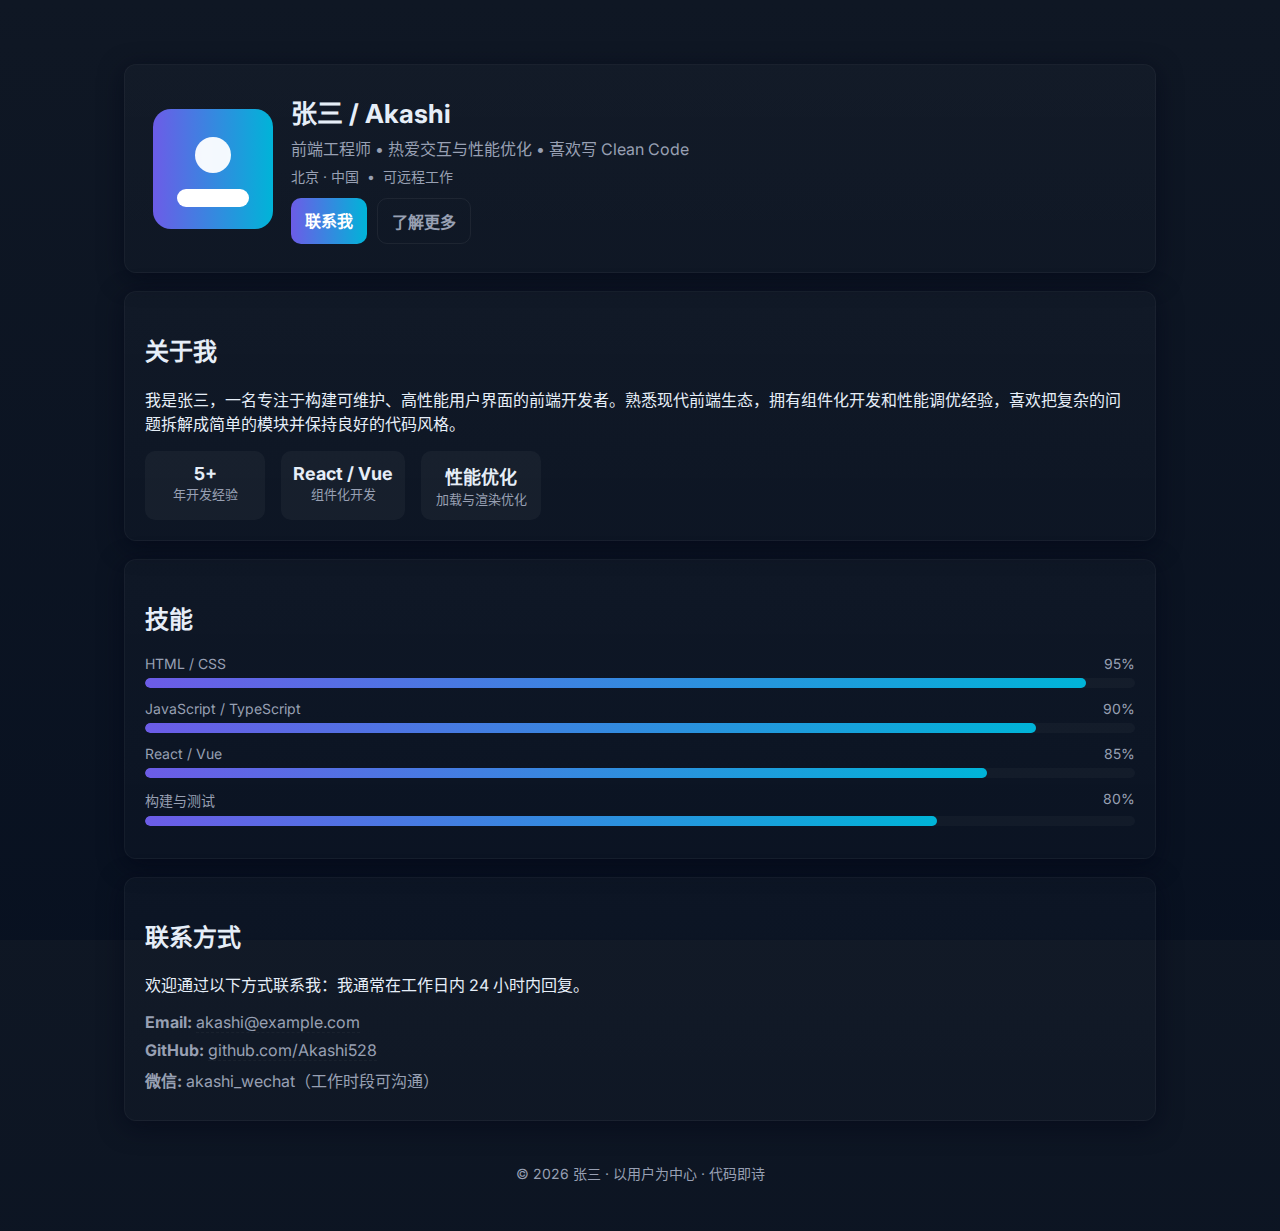
<file: index.html>
<!doctype html>
<html lang="zh-CN">
	<head>
		<meta charset="utf-8" />
		<meta name="viewport" content="width=device-width,initial-scale=1" />
		<title>自我介绍 · 我的个人主页</title>
		<meta name="description" content="一个简洁且美观的自我介绍页面，包含简介、技能和联系方式。" />
		<link rel="preconnect" href="https://fonts.googleapis.com">
		<link rel="preconnect" href="https://fonts.gstatic.com" crossorigin>
		<link href="https://fonts.googleapis.com/css2?family=Inter:wght@300;400;600;700&display=swap" rel="stylesheet">
		<link rel="stylesheet" href="styles.css">
	</head>
	<body>
		<main class="wrap">
			<header class="card header-card">
				<div class="avatar">
					<!-- 简单的占位头像（SVG） -->
					<svg viewBox="0 0 120 120" class="avatar-svg" xmlns="http://www.w3.org/2000/svg" role="img" aria-label="头像占位">
						<defs>
							<linearGradient id="g" x1="0" x2="1">
								<stop offset="0" stop-color="#6C5CE7" />
								<stop offset="1" stop-color="#00B4D8" />
							</linearGradient>
						</defs>
						<rect width="120" height="120" rx="18" fill="url(#g)" />
						<g fill="#fff" transform="translate(18,18)">
							<circle cx="42" cy="28" r="18" opacity="0.95" />
							<rect x="6" y="62" width="72" height="18" rx="9" />
						</g>
					</svg>
				</div>
				<div class="header-info">
					<h1 class="name">张三 / Akashi</h1>
					<p class="tagline">前端工程师 • 热爱交互与性能优化 • 喜欢写 Clean Code</p>
					<p class="location">北京 · 中国 &nbsp;•&nbsp; 可远程工作</p>
					<div class="socials">
						<a href="#contact" class="btn btn-primary">联系我</a>
						<a href="#about" class="btn btn-ghost">了解更多</a>
					</div>
				</div>
			</header>

			<section id="about" class="card">
				<h2>关于我</h2>
				<p>
					我是张三，一名专注于构建可维护、高性能用户界面的前端开发者。熟悉现代前端生态，拥有组件化开发和性能调优经验，喜欢把复杂的问题拆解成简单的模块并保持良好的代码风格。
				</p>
				<div class="highlights">
					<div class="highlight">
						<strong>5+</strong>
						<span>年开发经验</span>
					</div>
					<div class="highlight">
						<strong>React / Vue</strong>
						<span>组件化开发</span>
					</div>
					<div class="highlight">
						<strong>性能优化</strong>
						<span>加载与渲染优化</span>
					</div>
				</div>
			</section>

			<section class="card skills">
				<h2>技能</h2>
				<ul class="skill-list">
					<li>
						<div class="skill-row">
							<span>HTML / CSS</span>
							<span class="skill-value">95%</span>
						</div>
						<div class="bar"><span style="width:95%"></span></div>
					</li>
					<li>
						<div class="skill-row">
							<span>JavaScript / TypeScript</span>
							<span class="skill-value">90%</span>
						</div>
						<div class="bar"><span style="width:90%"></span></div>
					</li>
					<li>
						<div class="skill-row">
							<span>React / Vue</span>
							<span class="skill-value">85%</span>
						</div>
						<div class="bar"><span style="width:85%"></span></div>
					</li>
					<li>
						<div class="skill-row">
							<span>构建与测试</span>
							<span class="skill-value">80%</span>
						</div>
						<div class="bar"><span style="width:80%"></span></div>
					</li>
				</ul>
			</section>

			<section id="contact" class="card contact">
				<h2>联系方式</h2>
				<p>欢迎通过以下方式联系我：我通常在工作日内 24 小时内回复。</p>
				<ul>
					<li><strong>Email:</strong> <a href="mailto:akashi@example.com">akashi@example.com</a></li>
					<li><strong>GitHub:</strong> <a href="https://github.com/Akashi528" target="_blank" rel="noopener">github.com/Akashi528</a></li>
					<li><strong>微信:</strong> akashi_wechat（工作时段可沟通）</li>
				</ul>
			</section>

			<footer class="footer">
				<p>© <span id="year"></span> 张三 · 以用户为中心 · 代码即诗</p>
			</footer>
		</main>

		<script>
			// 填充当前年份
			document.getElementById('year').textContent = new Date().getFullYear();
		</script>
	</body>
</html>
</file>
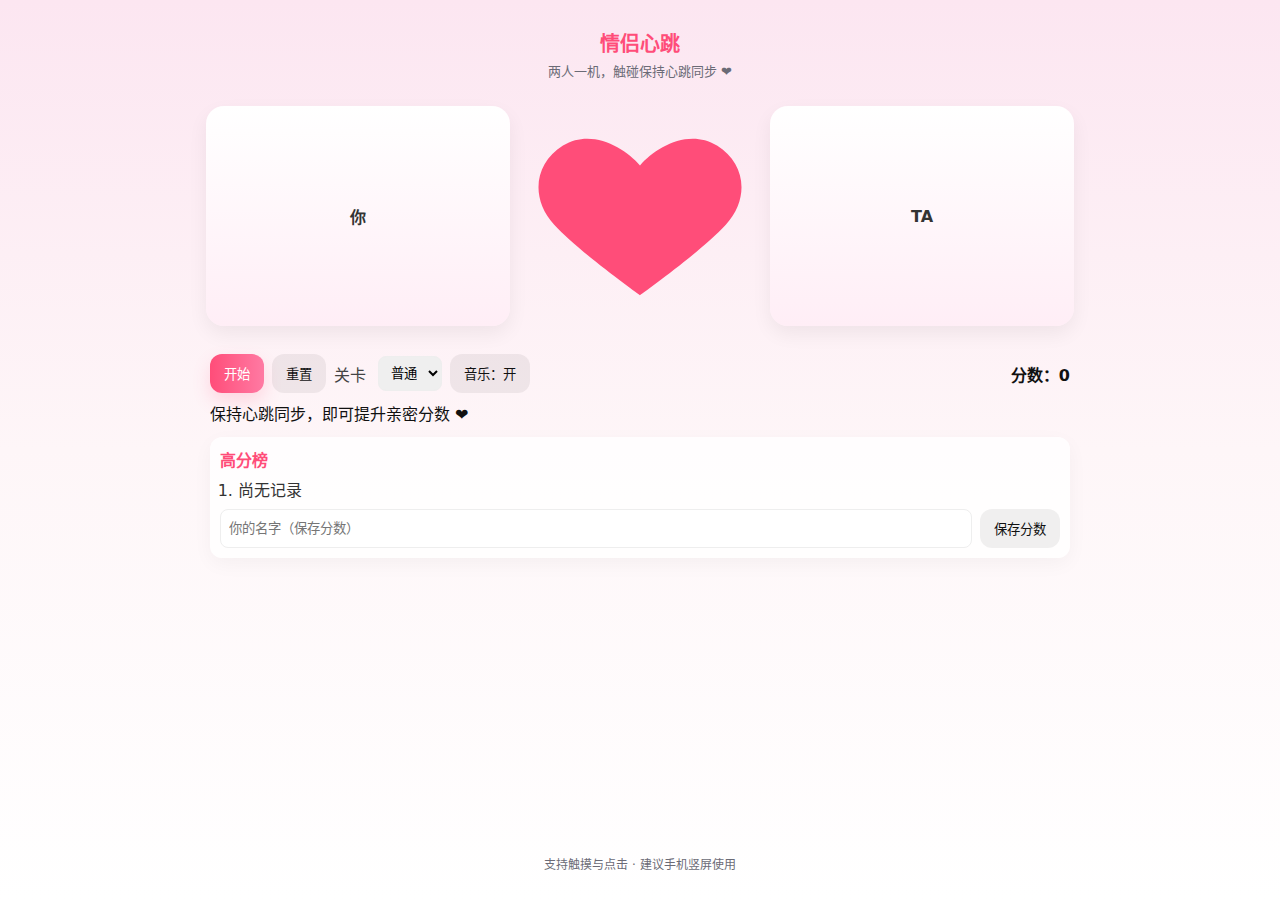
<file: couple-game/index.html>
<!doctype html>
<html lang="zh-CN">
<head>
  <meta charset="utf-8" />
  <meta name="viewport" content="width=device-width, initial-scale=1, viewport-fit=cover" />
  <title>情侣心跳 — 情侣小游戏</title>
  <link rel="stylesheet" href="styles.css">
</head>
<body>
  <main class="stage">
    <header class="topbar">
      <h1>情侣心跳</h1>
      <div class="meta">两人一机，触碰保持心跳同步 ❤</div>
    </header>

    <section class="play-area">
      <div class="player left" id="leftBtn" data-side="left">
        <div class="label">你</div>
      </div>

      <div class="heart-wrap">
        <svg id="heartSvg" viewBox="0 0 100 100" class="heart">
          <path id="heartPath" d="M50 86s-28-20-39-32c-11-12-9-28 4-36 13-8 28 1 35 9 7-8 22-17 35-9 13 8 15 24 4 36-11 12-39 32-39 32z"/>
        </svg>
        <div class="pulse-layer" id="pulseLayer"></div>
      </div>

      <div class="player right" id="rightBtn" data-side="right">
        <div class="label">TA</div>
      </div>
    </section>

    <section class="ui">
      <div class="row">
        <button id="startBtn" class="btn primary">开始</button>
        <button id="resetBtn" class="btn">重置</button>
        <label class="level-label">关卡
          <select id="levelSelect" class="level-select">
            <option value="easy">轻松</option>
            <option value="normal" selected>普通</option>
            <option value="hard">挑战</option>
          </select>
        </label>
        <button id="musicToggle" class="btn">音乐：开</button>
        <div class="score">分数：<span id="score">0</span></div>
      </div>
      <div class="row small">
        <div id="status">准备就绪，左右两侧同时或轮流触碰以同频率点击使心跳共振。</div>
      </div>

      <div class="leaderboard">
        <div class="lb-header">高分榜</div>
        <ol id="leaderList" class="lb-list"></ol>
        <div class="save-row">
          <input id="playerName" placeholder="你的名字（保存分数）" />
          <button id="saveScoreBtn" class="btn">保存分数</button>
        </div>
      </div>
    </section>

    <canvas id="confetti" class="confetti"></canvas>
    <footer class="footer">支持触摸与点击 · 建议手机竖屏使用</footer>
  </main>

  <script src="app.js"></script>
</body>
</html>
</file>
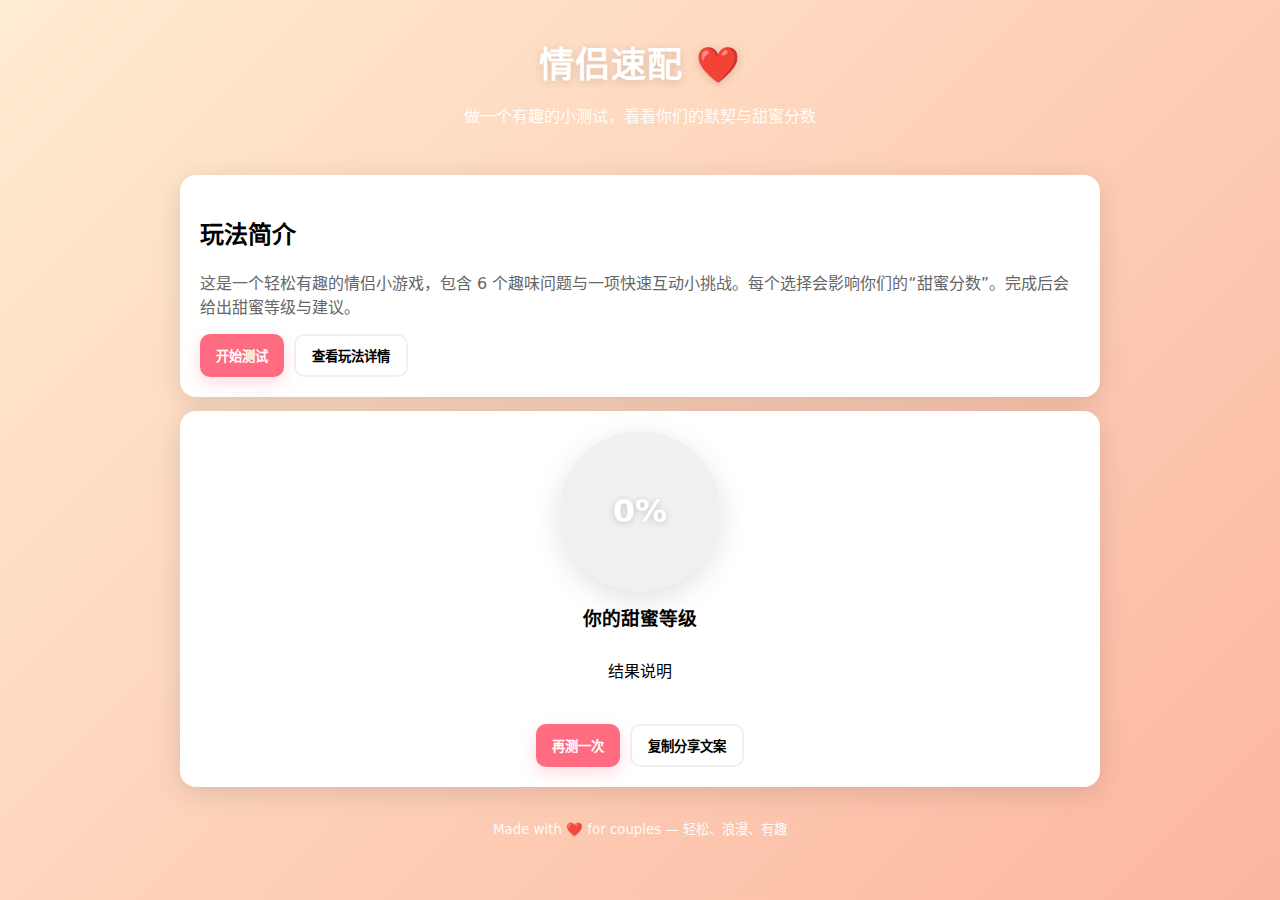
<file: couple-heart/index.html>
<!doctype html>
<html lang="zh-CN">
<head>
  <meta charset="utf-8" />
  <meta name="viewport" content="width=device-width,initial-scale=1" />
  <title>情侣速配 - 爱情小测试</title>
  <link rel="stylesheet" href="styles.css">
</head>
<body>
  <div class="page">
    <header class="header">
      <h1>情侣速配 ❤️</h1>
      <p class="subtitle">做一个有趣的小测试，看看你们的默契与甜蜜分数</p>
    </header>

    <main class="container">
      <section class="intro card" id="intro">
        <h2>玩法简介</h2>
        <p>这是一个轻松有趣的情侣小游戏，包含 6 个趣味问题与一项快速互动小挑战。每个选择会影响你们的“甜蜜分数”。完成后会给出甜蜜等级与建议。</p>
        <div class="controls">
          <button id="startBtn" class="btn primary">开始测试</button>
          <button id="howBtn" class="btn ghost">查看玩法详情</button>
        </div>
      </section>

      <section class="card question-card hidden" id="questionCard">
        <div class="progress">第 <span id="current">1</span>/<span id="total">6</span></div>
        <h3 id="qText">问题文本</h3>
        <div id="choices" class="choices"></div>
      </section>

      <section class="card result-card hidden" id="resultCard">
        <div class="result-circle" id="resultCircle">
          <div class="score" id="scoreText">0%</div>
        </div>
        <h3 id="resultTitle">你的甜蜜等级</h3>
        <p id="resultMsg">结果说明</p>
        <div class="controls">
          <button id="retryBtn" class="btn primary">再测一次</button>
          <button id="shareBtn" class="btn ghost">复制分享文案</button>
        </div>
      </section>

      <section class="card mini-game hidden" id="miniGame">
        <h3>快速互动：捕捉小心心</h3>
        <p>在 8 秒内点击尽可能多的小心心，得到额外加分！</p>
        <div class="game-area" id="gameArea"></div>
        <div class="controls">
          <button id="playMiniBtn" class="btn primary">开始挑战</button>
        </div>
      </section>

    </main>

    <footer class="footer">
      <small>Made with ❤️ for couples — 轻松、浪漫、有趣</small>
    </footer>
  </div>

  <template id="choiceTpl">
    <button class="choice btn"></button>
  </template>

  <script src="script.js"></script>
</body>
</html>
</file>
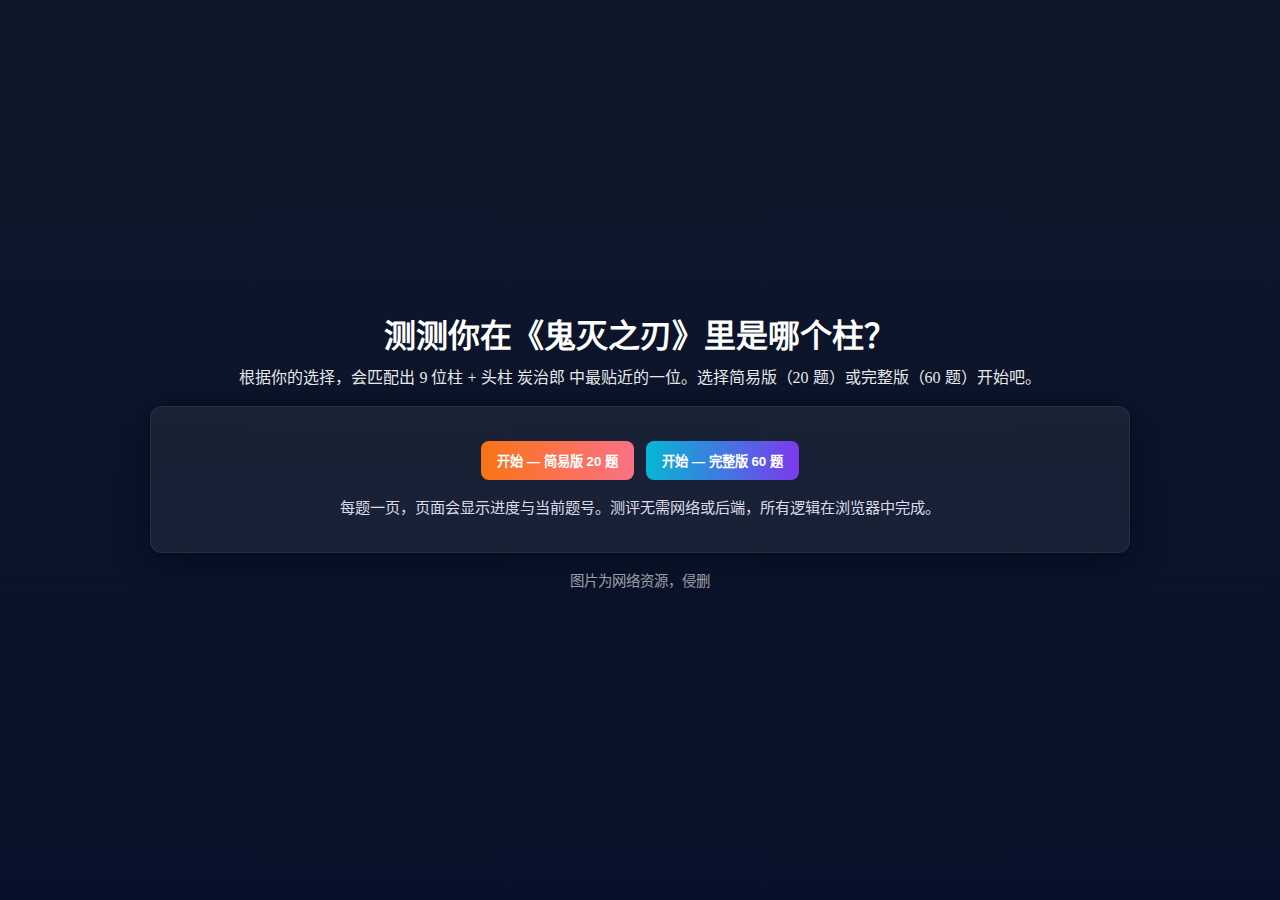
<file: demon-slayer-quiz/index.html>
<!doctype html>
<html lang="zh-CN">
<head>
  <meta charset="utf-8" />
  <meta name="viewport" content="width=device-width,initial-scale=1" />
  <title>测测你在《鬼灭之刃》里是哪个柱？</title>
  <link rel="stylesheet" href="styles.css">
</head>
<body>
  <main class="container">
    <header class="hero">
      <h1>测测你在《鬼灭之刃》里是哪个柱？</h1>
      <p class="subtitle">根据你的选择，会匹配出 9 位柱 + 头柱 炭治郎 中最贴近的一位。选择简易版（20 题）或完整版（60 题）开始吧。</p>
    </header>

    <section id="home" class="card center">
      <div class="mode">
        <button id="start-simple" class="btn primary">开始 — 简易版 20 题</button>
        <button id="start-full" class="btn accent">开始 — 完整版 60 题</button>
      </div>
      <p class="note">每题一页，页面会显示进度与当前题号。测评无需网络或后端，所有逻辑在浏览器中完成。</p>
    </section>

    <section id="question" class="card hidden">
      <div class="q-header">
        <button id="back-home" class="btn link">← 返回主页</button>
        <div class="progress">题 <span id="q-index">1</span>/<span id="q-total">20</span></div>
      </div>
      <div class="q-body">
        <h2 id="q-text">问题占位</h2>
        <div id="choices" class="choices"></div>
      </div>
      <div class="q-footer">
        <button id="prev-btn" class="btn">上一步</button>
        <button id="next-btn" class="btn primary">下一题</button>
      </div>
    </section>

    <section id="result" class="card hidden">
      <h2>测评结果</h2>
      <div id="result-box" class="result-box">
        <div class="result-img-container">
          <img id="result-img" src="assets/images/pillar_1.svg" alt="柱图片"/>
        </div>
        <div class="result-info">
          <h3 id="result-name">柱 名称</h3>
          <p id="result-desc">描述占位</p>
        </div>
      </div>
      <div class="result-actions">
        <button id="retake" class="btn">重新测评</button>
        <button id="share" class="btn link">保存结果（复制）</button>
      </div>
    </section>

    <footer class="footer">图片为网络资源，侵删</footer>
  </main>

  <script src="app.js"></script>
</body>
</html>
</file>
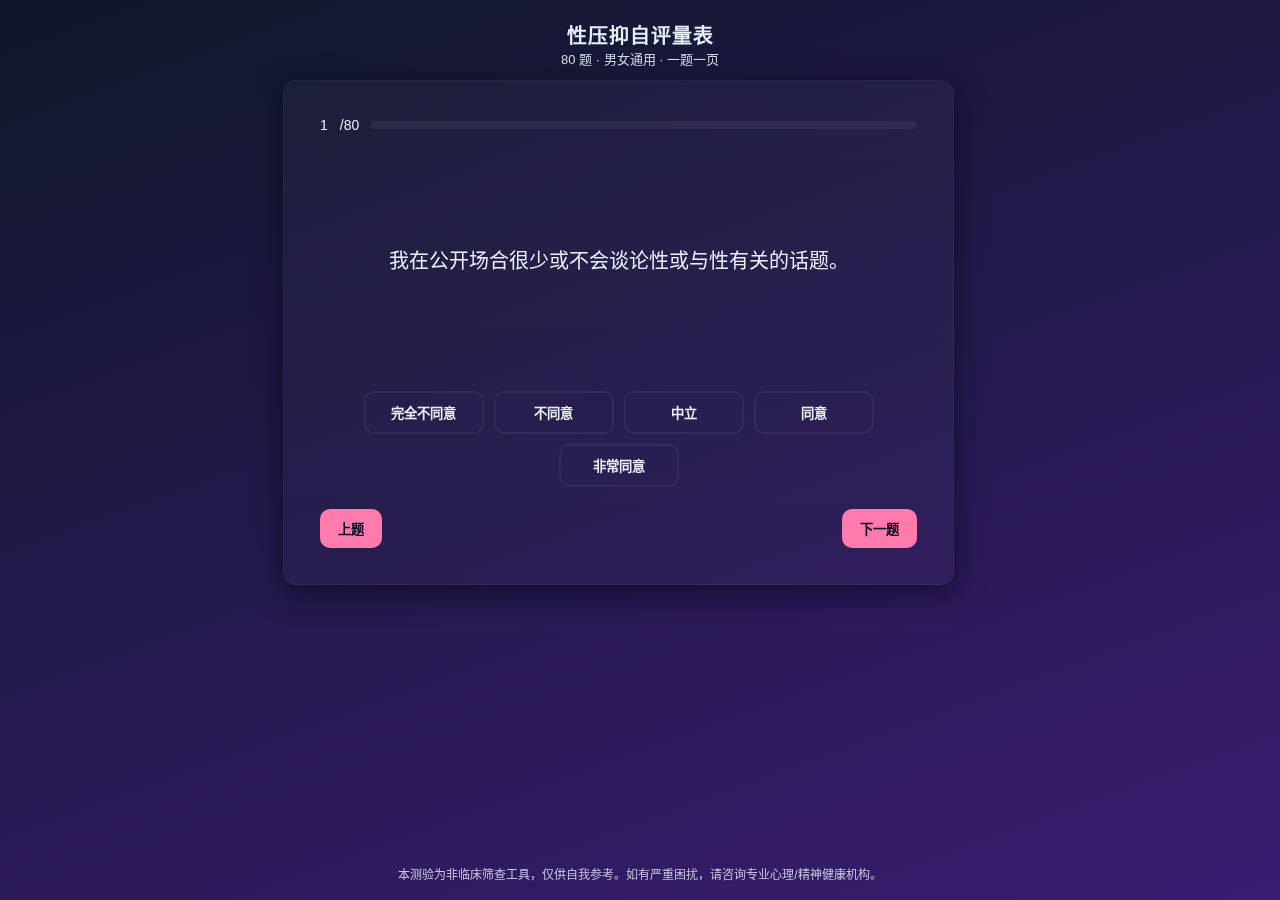
<file: sex-suppression-quiz/index.html>
<!doctype html>
<html lang="zh-CN">
<head>
  <meta charset="utf-8" />
  <meta name="viewport" content="width=device-width,initial-scale=1" />
  <title>性压抑自评 — 80题测验</title>
  <link rel="stylesheet" href="styles.css">
</head>
<body>
  <div id="app">
    <header class="topbar">
      <h1>性压抑自评量表</h1>
      <div class="subtitle">80 题 · 男女通用 · 一题一页</div>
    </header>

    <main class="page-wrap">
      <section id="question-page" class="card">
        <div class="progress">
          <span id="q-index">1</span>/80
          <div class="bar"><div id="bar-fill"></div></div>
        </div>

        <div class="question-area">
          <div id="question-text" class="question"></div>
        </div>

        <div class="choices">
          <button class="choice" data-value="0">完全不同意</button>
          <button class="choice" data-value="1">不同意</button>
          <button class="choice" data-value="2">中立</button>
          <button class="choice" data-value="3">同意</button>
          <button class="choice" data-value="4">非常同意</button>
        </div>

        <div class="nav">
          <button id="prev" class="nav-btn">上题</button>
          <button id="next" class="nav-btn">下一题</button>
        </div>
      </section>

      <section id="result-page" class="card hidden">
        <h2>测验结果</h2>
        <div id="result-summary" class="result-summary"></div>
        <div id="result-advice" class="result-advice"></div>
        <div class="result-actions">
          <button id="retake">重新测验</button>
          <button id="download">保存结果（JSON）</button>
        </div>
      </section>
    </main>

    <footer class="footer">本测验为非临床筛查工具，仅供自我参考。如有严重困扰，请咨询专业心理/精神健康机构。</footer>
  </div>

  <script src="app.js"></script>
</body>
</html>
</file>
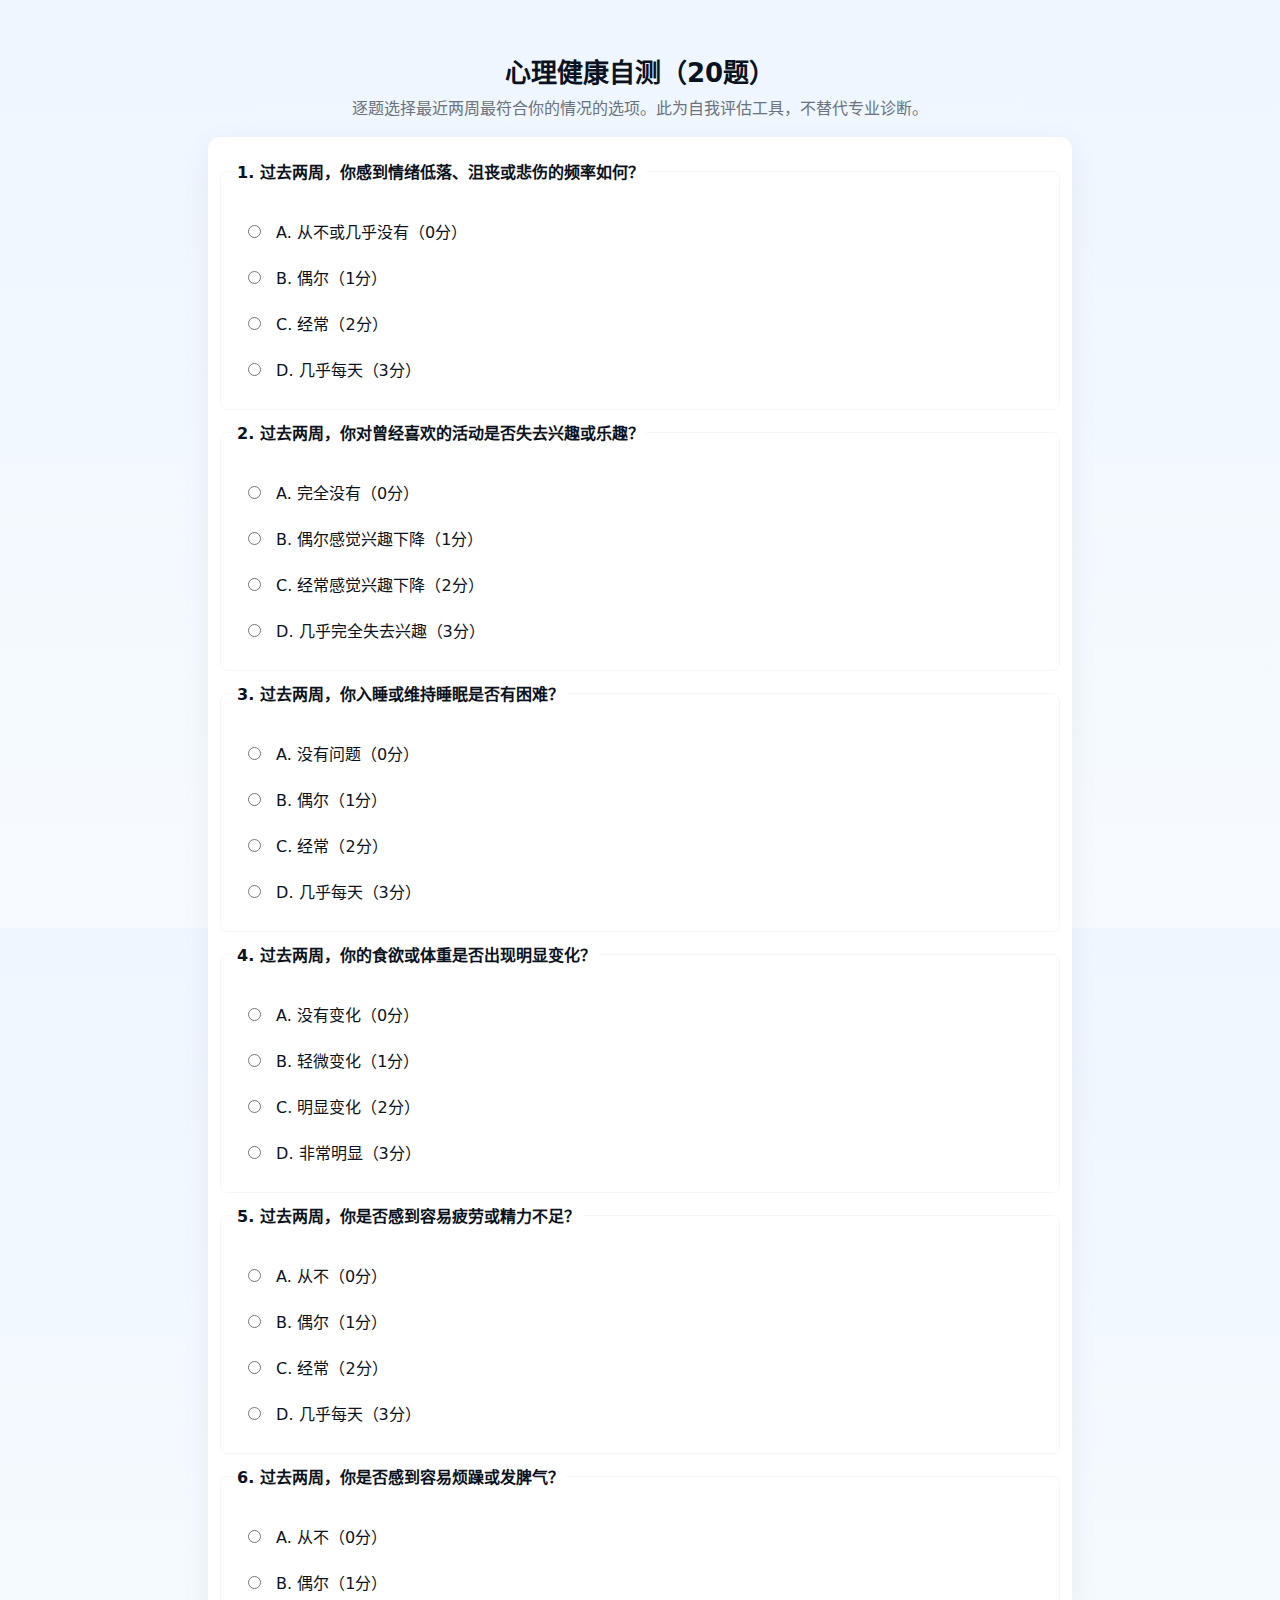
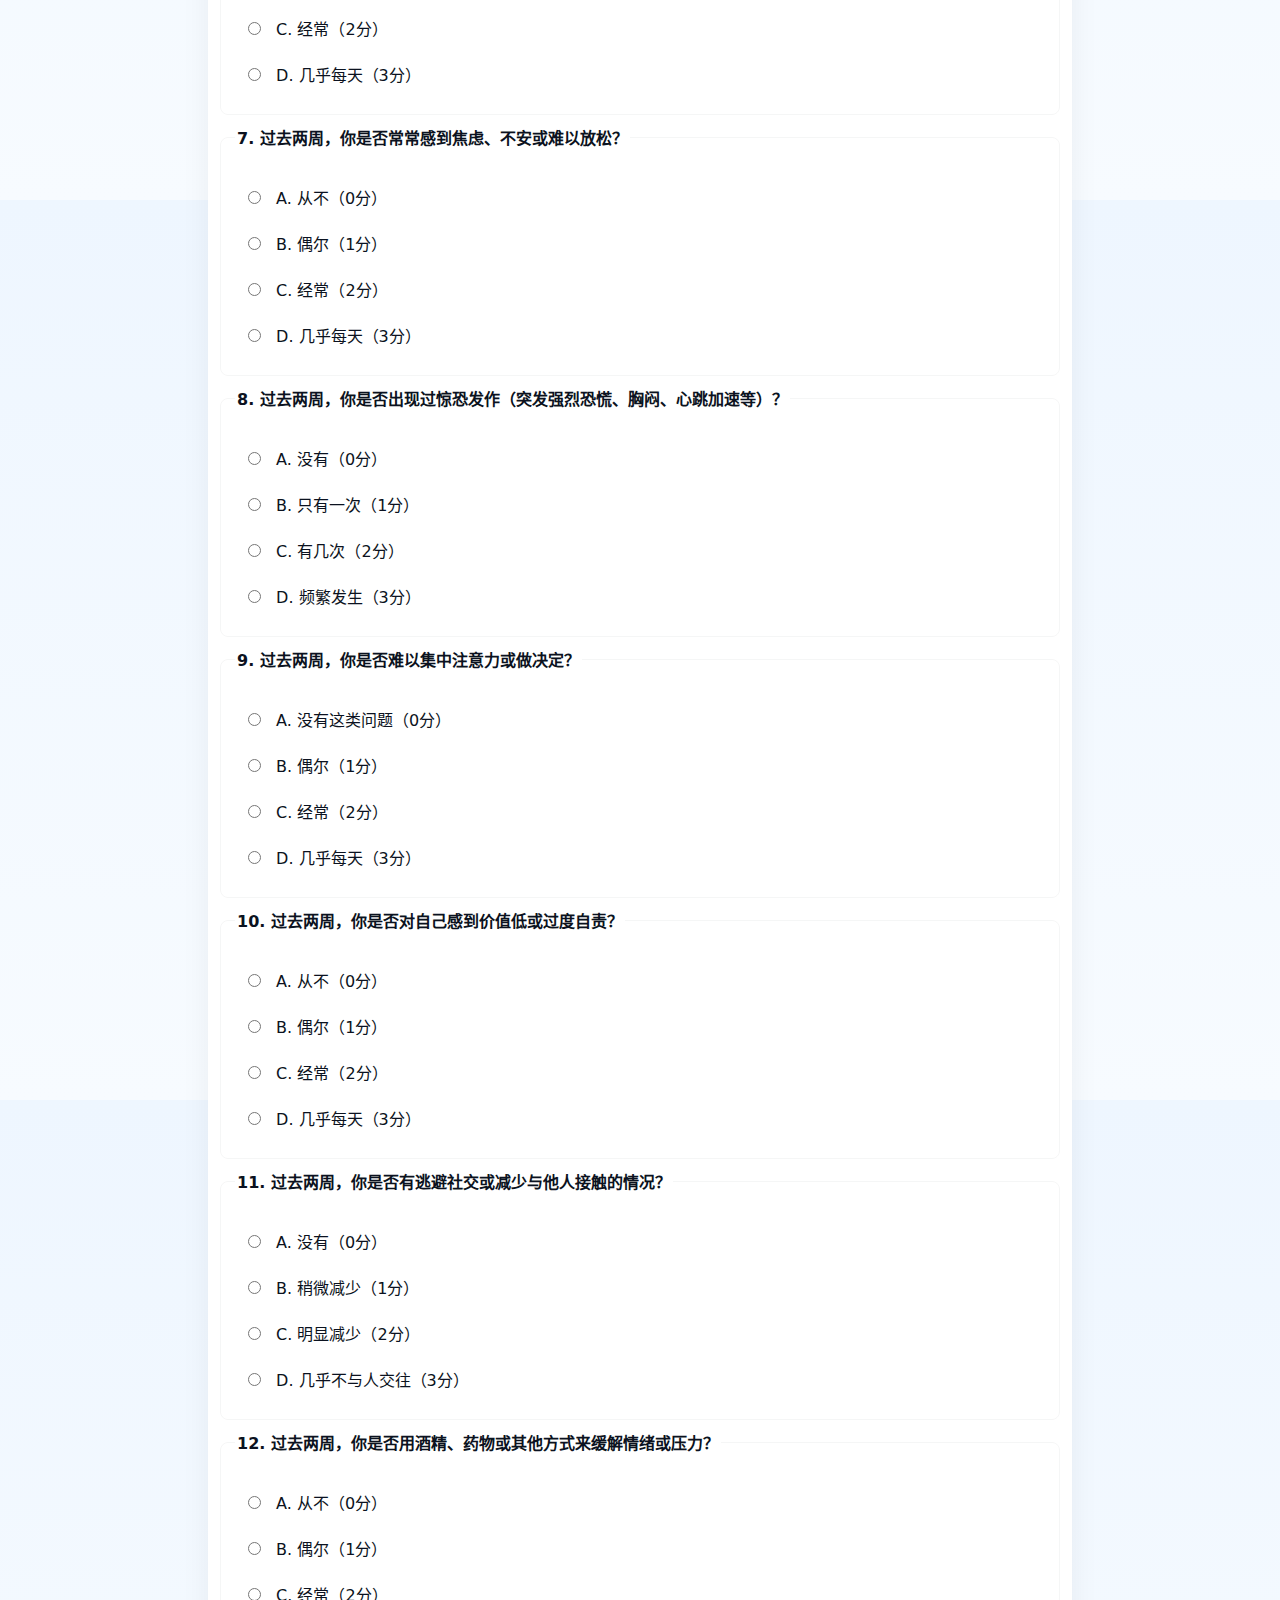
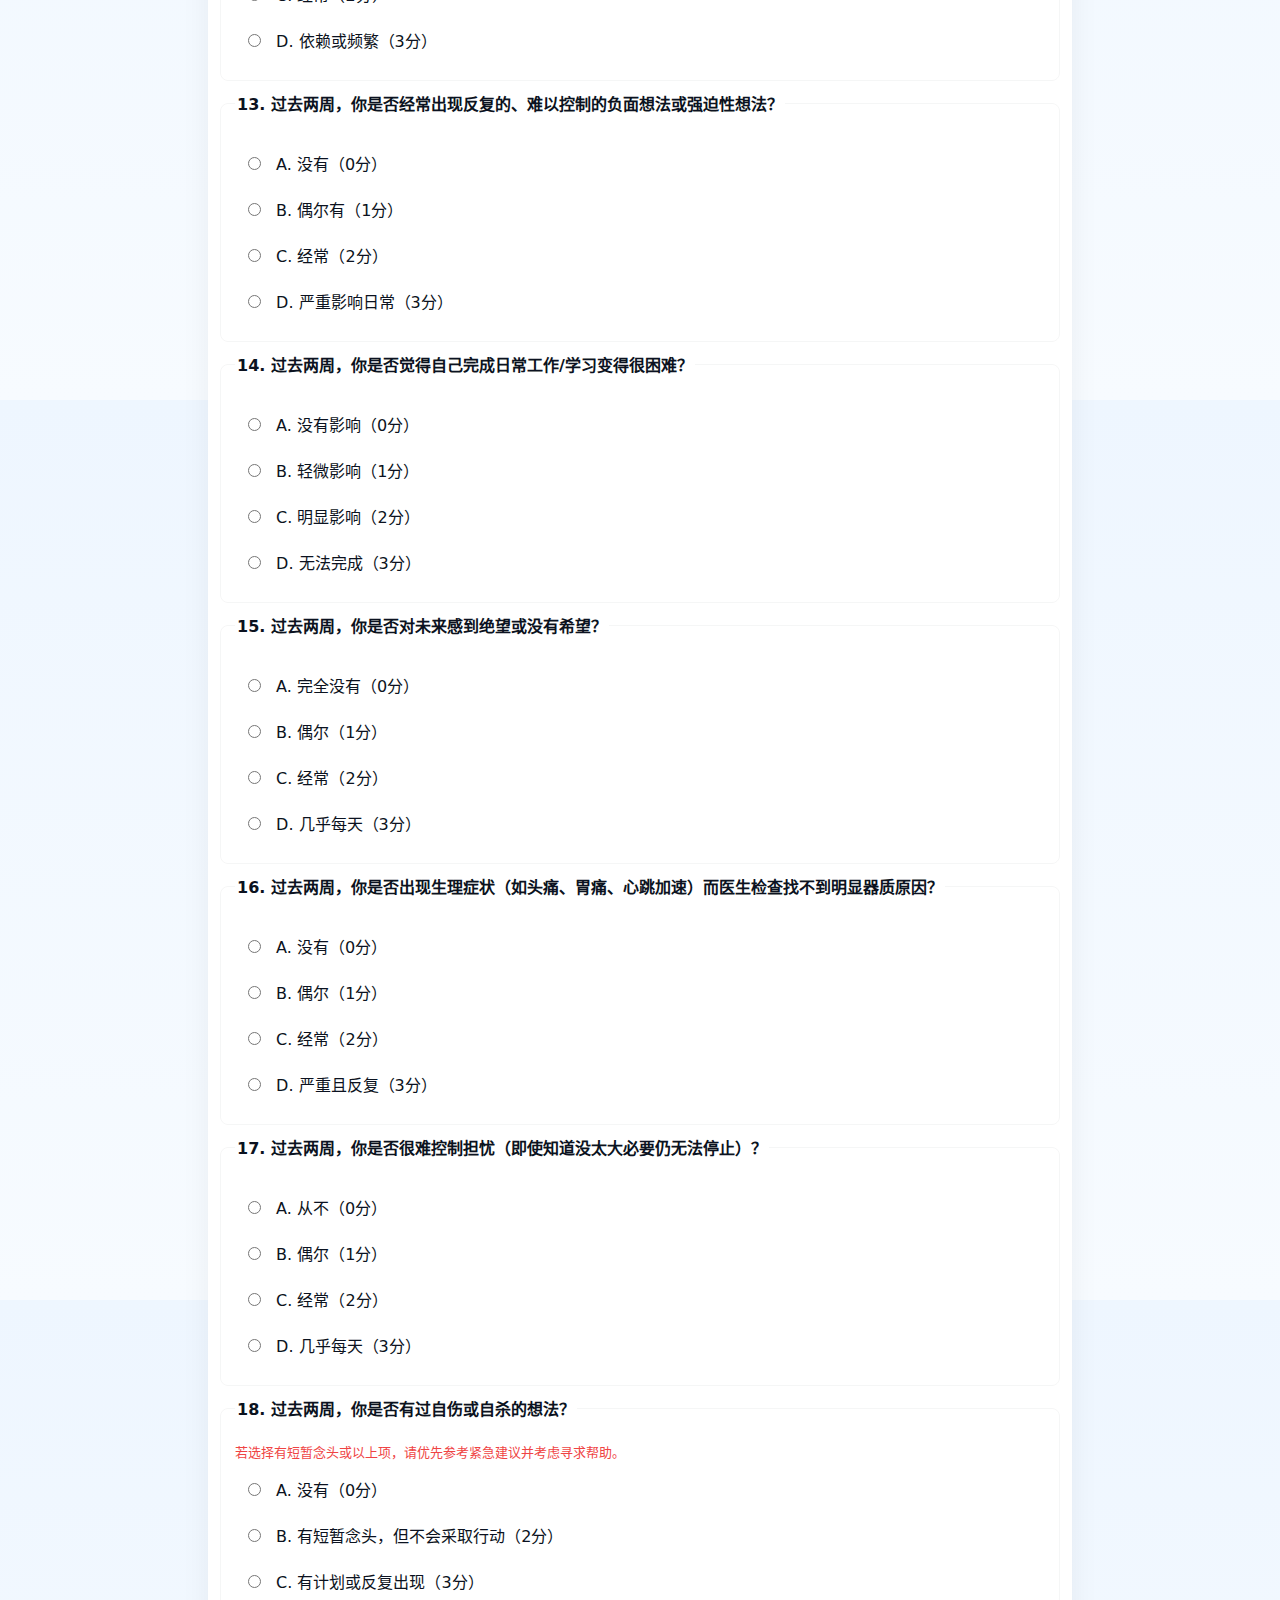
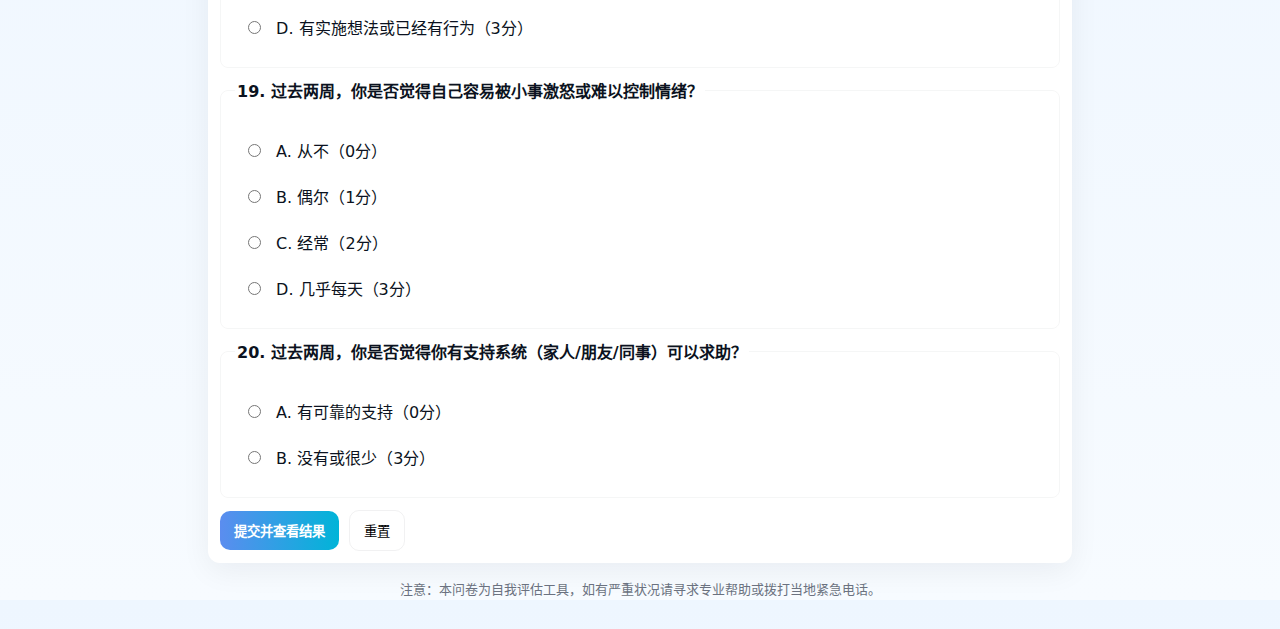
<file: heart.html>
<!doctype html>
<html lang="zh-CN">
  <head>
    <meta charset="utf-8" />
    <meta name="viewport" content="width=device-width,initial-scale=1" />
    <title>心理健康自测</title>
    <meta name="description" content="20题心理健康自测，提交后显示评分与改善建议。" />
    <link rel="stylesheet" href="heart.css">
  </head>
  <body>
    <main class="container">
      <header class="hero">
        <h1>心理健康自测（20题）</h1>
        <p class="lead">逐题选择最近两周最符合你的情况的选项。此为自我评估工具，不替代专业诊断。</p>
      </header>

      <form id="quizForm" class="card">
        <div id="questions">
          <!-- 题目模板：每题一个 fieldset，name=q{n}，每个 option value 为分数 -->

          <fieldset>
            <legend>1. 过去两周，你感到情绪低落、沮丧或悲伤的频率如何？</legend>
            <label><input type="radio" name="q1" value="0" required> A. 从不或几乎没有（0分）</label>
            <label><input type="radio" name="q1" value="1"> B. 偶尔（1分）</label>
            <label><input type="radio" name="q1" value="2"> C. 经常（2分）</label>
            <label><input type="radio" name="q1" value="3"> D. 几乎每天（3分）</label>
          </fieldset>

          <fieldset>
            <legend>2. 过去两周，你对曾经喜欢的活动是否失去兴趣或乐趣？</legend>
            <label><input type="radio" name="q2" value="0" required> A. 完全没有（0分）</label>
            <label><input type="radio" name="q2" value="1"> B. 偶尔感觉兴趣下降（1分）</label>
            <label><input type="radio" name="q2" value="2"> C. 经常感觉兴趣下降（2分）</label>
            <label><input type="radio" name="q2" value="3"> D. 几乎完全失去兴趣（3分）</label>
          </fieldset>

          <fieldset>
            <legend>3. 过去两周，你入睡或维持睡眠是否有困难？</legend>
            <label><input type="radio" name="q3" value="0" required> A. 没有问题（0分）</label>
            <label><input type="radio" name="q3" value="1"> B. 偶尔（1分）</label>
            <label><input type="radio" name="q3" value="2"> C. 经常（2分）</label>
            <label><input type="radio" name="q3" value="3"> D. 几乎每天（3分）</label>
          </fieldset>

          <fieldset>
            <legend>4. 过去两周，你的食欲或体重是否出现明显变化？</legend>
            <label><input type="radio" name="q4" value="0" required> A. 没有变化（0分）</label>
            <label><input type="radio" name="q4" value="1"> B. 轻微变化（1分）</label>
            <label><input type="radio" name="q4" value="2"> C. 明显变化（2分）</label>
            <label><input type="radio" name="q4" value="3"> D. 非常明显（3分）</label>
          </fieldset>

          <fieldset>
            <legend>5. 过去两周，你是否感到容易疲劳或精力不足？</legend>
            <label><input type="radio" name="q5" value="0" required> A. 从不（0分）</label>
            <label><input type="radio" name="q5" value="1"> B. 偶尔（1分）</label>
            <label><input type="radio" name="q5" value="2"> C. 经常（2分）</label>
            <label><input type="radio" name="q5" value="3"> D. 几乎每天（3分）</label>
          </fieldset>

          <fieldset>
            <legend>6. 过去两周，你是否感到容易烦躁或发脾气？</legend>
            <label><input type="radio" name="q6" value="0" required> A. 从不（0分）</label>
            <label><input type="radio" name="q6" value="1"> B. 偶尔（1分）</label>
            <label><input type="radio" name="q6" value="2"> C. 经常（2分）</label>
            <label><input type="radio" name="q6" value="3"> D. 几乎每天（3分）</label>
          </fieldset>

          <fieldset>
            <legend>7. 过去两周，你是否常常感到焦虑、不安或难以放松？</legend>
            <label><input type="radio" name="q7" value="0" required> A. 从不（0分）</label>
            <label><input type="radio" name="q7" value="1"> B. 偶尔（1分）</label>
            <label><input type="radio" name="q7" value="2"> C. 经常（2分）</label>
            <label><input type="radio" name="q7" value="3"> D. 几乎每天（3分）</label>
          </fieldset>

          <fieldset>
            <legend>8. 过去两周，你是否出现过惊恐发作（突发强烈恐慌、胸闷、心跳加速等）？</legend>
            <label><input type="radio" name="q8" value="0" required> A. 没有（0分）</label>
            <label><input type="radio" name="q8" value="1"> B. 只有一次（1分）</label>
            <label><input type="radio" name="q8" value="2"> C. 有几次（2分）</label>
            <label><input type="radio" name="q8" value="3"> D. 频繁发生（3分）</label>
          </fieldset>

          <fieldset>
            <legend>9. 过去两周，你是否难以集中注意力或做决定？</legend>
            <label><input type="radio" name="q9" value="0" required> A. 没有这类问题（0分）</label>
            <label><input type="radio" name="q9" value="1"> B. 偶尔（1分）</label>
            <label><input type="radio" name="q9" value="2"> C. 经常（2分）</label>
            <label><input type="radio" name="q9" value="3"> D. 几乎每天（3分）</label>
          </fieldset>

          <fieldset>
            <legend>10. 过去两周，你是否对自己感到价值低或过度自责？</legend>
            <label><input type="radio" name="q10" value="0" required> A. 从不（0分）</label>
            <label><input type="radio" name="q10" value="1"> B. 偶尔（1分）</label>
            <label><input type="radio" name="q10" value="2"> C. 经常（2分）</label>
            <label><input type="radio" name="q10" value="3"> D. 几乎每天（3分）</label>
          </fieldset>

          <fieldset>
            <legend>11. 过去两周，你是否有逃避社交或减少与他人接触的情况？</legend>
            <label><input type="radio" name="q11" value="0" required> A. 没有（0分）</label>
            <label><input type="radio" name="q11" value="1"> B. 稍微减少（1分）</label>
            <label><input type="radio" name="q11" value="2"> C. 明显减少（2分）</label>
            <label><input type="radio" name="q11" value="3"> D. 几乎不与人交往（3分）</label>
          </fieldset>

          <fieldset>
            <legend>12. 过去两周，你是否用酒精、药物或其他方式来缓解情绪或压力？</legend>
            <label><input type="radio" name="q12" value="0" required> A. 从不（0分）</label>
            <label><input type="radio" name="q12" value="1"> B. 偶尔（1分）</label>
            <label><input type="radio" name="q12" value="2"> C. 经常（2分）</label>
            <label><input type="radio" name="q12" value="3"> D. 依赖或频繁（3分）</label>
          </fieldset>

          <fieldset>
            <legend>13. 过去两周，你是否经常出现反复的、难以控制的负面想法或强迫性想法？</legend>
            <label><input type="radio" name="q13" value="0" required> A. 没有（0分）</label>
            <label><input type="radio" name="q13" value="1"> B. 偶尔有（1分）</label>
            <label><input type="radio" name="q13" value="2"> C. 经常（2分）</label>
            <label><input type="radio" name="q13" value="3"> D. 严重影响日常（3分）</label>
          </fieldset>

          <fieldset>
            <legend>14. 过去两周，你是否觉得自己完成日常工作/学习变得很困难？</legend>
            <label><input type="radio" name="q14" value="0" required> A. 没有影响（0分）</label>
            <label><input type="radio" name="q14" value="1"> B. 轻微影响（1分）</label>
            <label><input type="radio" name="q14" value="2"> C. 明显影响（2分）</label>
            <label><input type="radio" name="q14" value="3"> D. 无法完成（3分）</label>
          </fieldset>

          <fieldset>
            <legend>15. 过去两周，你是否对未来感到绝望或没有希望？</legend>
            <label><input type="radio" name="q15" value="0" required> A. 完全没有（0分）</label>
            <label><input type="radio" name="q15" value="1"> B. 偶尔（1分）</label>
            <label><input type="radio" name="q15" value="2"> C. 经常（2分）</label>
            <label><input type="radio" name="q15" value="3"> D. 几乎每天（3分）</label>
          </fieldset>

          <fieldset>
            <legend>16. 过去两周，你是否出现生理症状（如头痛、胃痛、心跳加速）而医生检查找不到明显器质原因？</legend>
            <label><input type="radio" name="q16" value="0" required> A. 没有（0分）</label>
            <label><input type="radio" name="q16" value="1"> B. 偶尔（1分）</label>
            <label><input type="radio" name="q16" value="2"> C. 经常（2分）</label>
            <label><input type="radio" name="q16" value="3"> D. 严重且反复（3分）</label>
          </fieldset>

          <fieldset>
            <legend>17. 过去两周，你是否很难控制担忧（即使知道没太大必要仍无法停止）？</legend>
            <label><input type="radio" name="q17" value="0" required> A. 从不（0分）</label>
            <label><input type="radio" name="q17" value="1"> B. 偶尔（1分）</label>
            <label><input type="radio" name="q17" value="2"> C. 经常（2分）</label>
            <label><input type="radio" name="q17" value="3"> D. 几乎每天（3分）</label>
          </fieldset>

          <fieldset>
            <legend>18. 过去两周，你是否有过自伤或自杀的想法？</legend>
            <small class="warn">若选择有短暂念头或以上项，请优先参考紧急建议并考虑寻求帮助。</small>
            <label><input type="radio" name="q18" value="0" required> A. 没有（0分）</label>
            <label><input type="radio" name="q18" value="2"> B. 有短暂念头，但不会采取行动（2分）</label>
            <label><input type="radio" name="q18" value="3"> C. 有计划或反复出现（3分）</label>
            <label><input type="radio" name="q18" value="3"> D. 有实施想法或已经有行为（3分）</label>
          </fieldset>

          <fieldset>
            <legend>19. 过去两周，你是否觉得自己容易被小事激怒或难以控制情绪？</legend>
            <label><input type="radio" name="q19" value="0" required> A. 从不（0分）</label>
            <label><input type="radio" name="q19" value="1"> B. 偶尔（1分）</label>
            <label><input type="radio" name="q19" value="2"> C. 经常（2分）</label>
            <label><input type="radio" name="q19" value="3"> D. 几乎每天（3分）</label>
          </fieldset>

          <fieldset>
            <legend>20. 过去两周，你是否觉得你有支持系统（家人/朋友/同事）可以求助？</legend>
            <label><input type="radio" name="q20" value="0" required> A. 有可靠的支持（0分）</label>
            <label><input type="radio" name="q20" value="3"> B. 没有或很少（3分）</label>
          </fieldset>

        </div>

        <div class="actions">
          <button type="submit" class="btn primary">提交并查看结果</button>
          <button type="button" id="resetBtn" class="btn ghost">重置</button>
        </div>
      </form>

      <section id="result" class="card result" hidden>
        <h2>测试结果</h2>
        <p id="summary"></p>
        <div id="advice"></div>
        <div class="result-actions">
          <button id="printBtn" class="btn">打印结果</button>
          <button id="copyBtn" class="btn">复制结果</button>
          <a id="backToTop" href="#questions" class="btn ghost">回到题目</a>
        </div>
      </section>

      <footer class="footer">
        <p>注意：本问卷为自我评估工具，如有严重状况请寻求专业帮助或拨打当地紧急电话。</p>
      </footer>
    </main>

    <script src="heart.js"></script>
  </body>
</html>
</file>
<file: styles.css>
/* 主配色与排版 */
:root{
  --bg: #0f1724;
  --card: #0b1220;
  --muted: #98a0b3;
  --accent1: #6C5CE7;
  --accent2: #00B4D8;
  --glass: rgba(255,255,255,0.04);
}

*{box-sizing:border-box}
html,body{
  height:100%;
  margin:0;
  font-family: 'Inter', system-ui, -apple-system, 'Segoe UI', Roboto, 'Helvetica Neue', Arial;
  background: linear-gradient(180deg,var(--bg), #071020 120%);
  color:#e6eef8;
  -webkit-font-smoothing:antialiased;
}

.wrap{
  max-width:1080px;
  margin:40px auto;
  padding:24px;
}

.card{
  background: linear-gradient(180deg, rgba(255,255,255,0.02), rgba(255,255,255,0.01));
  border:1px solid rgba(255,255,255,0.04);
  border-radius:12px;
  padding:20px;
  margin-bottom:18px;
  box-shadow: 0 6px 24px rgba(3,6,23,0.6);
}

.header-card{
  display:flex;
  gap:18px;
  align-items:center;
  padding:28px;
}

.avatar{flex:0 0 120px}
.avatar-svg{width:120px;height:120px;border-radius:12px;display:block}

.header-info{flex:1}
.name{margin:0;font-size:26px;font-weight:700}
.tagline{margin:6px 0 0;color:var(--muted)}
.location{margin:6px 0 12px;color:var(--muted);font-size:14px}

.socials{display:flex;gap:10px}
.btn{display:inline-block;padding:10px 14px;border-radius:10px;text-decoration:none;font-weight:600}
.btn-primary{background:linear-gradient(90deg,var(--accent1),var(--accent2));color:white}
.btn-ghost{border:1px solid rgba(255,255,255,0.06);color:var(--muted);background:transparent}

.highlights{display:flex;gap:16px;margin-top:12px}
.highlight{background:var(--glass);padding:12px;border-radius:10px;text-align:center;min-width:120px}
.highlight strong{display:block;font-size:18px}
.highlight span{display:block;color:var(--muted);font-size:13px}

.skills .skill-list{list-style:none;padding:0;margin:6px 0 0}
.skill-list li{margin-bottom:12px}
.skill-row{display:flex;justify-content:space-between;color:var(--muted);font-size:14px}
.bar{background:rgba(255,255,255,0.03);height:10px;border-radius:999px;margin-top:6px;overflow:hidden}
.bar span{display:block;height:100%;background:linear-gradient(90deg,var(--accent1),var(--accent2));border-radius:999px}

.contact ul{list-style:none;padding:0;margin:10px 0 0}
.contact li{margin:8px 0;color:var(--muted)}
.contact a{color:inherit;text-decoration:none;border-bottom:1px dashed rgba(255,255,255,0.04)}

.footer{text-align:center;color:var(--muted);font-size:14px;padding:10px 0}

/* 响应式 */
@media (max-width:720px){
  .header-card{flex-direction:row;align-items:flex-start}
  .avatar{flex:0 0 86px}
  .avatar-svg{width:86px;height:86px}
  .name{font-size:20px}
  .wrap{margin:18px;padding:16px}
  .highlights{flex-direction:column}
}

/* 小的视觉微调 */
a:focus,button:focus{outline:2px solid rgba(100,150,255,0.12);outline-offset:2px}
</file>
<file: couple-game/styles.css>
:root{
  --bg: linear-gradient(180deg,#fce6f1 0%, #fef6f8 50%, #fff 100%);
  --accent: #ff4d79;
  --muted: #6b6b76;
}
*{box-sizing:border-box}
html,body{height:100%}
body{margin:0;font-family:Inter, ui-sans-serif, system-ui, -apple-system, "Helvetica Neue", Helvetica, Arial; background:var(--bg); color:#111;-webkit-font-smoothing:antialiased}
.stage{max-width:900px;margin:0 auto;padding:16px;display:flex;flex-direction:column;min-height:100vh}
.topbar{padding:8px 0;text-align:center}
.topbar h1{margin:4px 0;font-size:20px;color:var(--accent)}
.topbar .meta{font-size:13px;color:var(--muted)}
.play-area{display:flex;align-items:center;justify-content:space-between;gap:12px;padding:18px 0}
.player{flex:1;height:220px;border-radius:18px;background:linear-gradient(180deg,#fff 0%, #ffeef6 100%);box-shadow:0 8px 20px rgba(0,0,0,0.06);display:flex;align-items:center;justify-content:center;position:relative;touch-action:manipulation}
.player.left{margin-right:8px}
.player.right{margin-left:8px}
.player .label{font-weight:700;color:#333}
.heart-wrap{width:220px;height:220px;display:flex;align-items:center;justify-content:center;position:relative}
.heart{width:100%;height:100%;overflow:visible}
#heartPath{fill:var(--accent);transform-origin:50% 50%;transition:transform 220ms cubic-bezier(.2,.8,.2,1), filter 180ms}
.pulse-layer{position:absolute;left:50%;top:50%;transform:translate(-50%,-50%);width:80%;height:80%;border-radius:50%;pointer-events:none}
.ui{padding:10px 4px}
.row{display:flex;gap:8px;align-items:center}
.row.small{margin-top:8px}
.btn{padding:10px 14px;border-radius:12px;border:0;background:rgba(0,0,0,0.06);color:#111;flex:0 0 auto}
.btn.primary{background:linear-gradient(90deg,var(--accent),#ff7aa3);color:#fff;box-shadow:0 8px 18px rgba(255,77,121,0.18)}
.score{margin-left:auto;font-weight:600}
.footer{margin-top:auto;padding:12px 0;text-align:center;color:var(--muted);font-size:12px}
.confetti{position:fixed;left:0;top:0;width:100%;height:100%;pointer-events:none}

/* Visual feedback for pressing */
.player:active{transform:translateY(2px)}

@media (max-width:600px){
  .player{height:180px;border-radius:14px}
  .heart-wrap{width:160px;height:160px}
}

/* leaderboard */
.leaderboard{margin-top:12px;background:rgba(255,255,255,0.8);padding:10px;border-radius:12px;box-shadow:0 6px 20px rgba(0,0,0,0.04)}
.lb-header{font-weight:700;color:var(--accent);margin-bottom:6px}
.lb-list{padding-left:18px;margin:0 0 8px 0;color:#333}
.save-row{display:flex;gap:8px}
.save-row input{flex:1;padding:8px;border-radius:8px;border:1px solid #eee}
.level-select{padding:8px;border-radius:8px;border:1px solid #eee;margin-left:6px}
.level-label{display:flex;align-items:center;gap:6px;color:#444}

/* heart glow using pseudo overlay */
.heart-glow{
  position:absolute;left:50%;top:50%;transform:translate(-50%,-50%);width:260px;height:260px;border-radius:50%;pointer-events:none;mix-blend-mode:screen;filter:blur(24px);opacity:0.6;background:radial-gradient(circle at 50% 50%, rgba(255,100,150,0.9), rgba(255,100,150,0.05) 40%, transparent 60%);
}
</file>
<file: couple-heart/styles.css>
*{box-sizing:border-box}
:root{
  --bg1:#ffecd2;
  --bg2:#fcb69f;
  --card:#ffffff;
  --accent:#ff6b81;
  --muted:#666;
}
body,html{height:100%;margin:0;font-family:Inter, system-ui, -apple-system, 'Segoe UI', Roboto, 'Helvetica Neue', Arial}
.page{min-height:100%;background:linear-gradient(135deg,var(--bg1),var(--bg2));display:flex;flex-direction:column;align-items:center;padding:36px}
.header{text-align:center;color:#fff;margin-bottom:18px}
.header h1{font-size:2.2rem;margin:0;letter-spacing:1px;text-shadow:0 2px 8px rgba(0,0,0,0.15)}
.header .subtitle{opacity:0.95}
.container{width:100%;max-width:920px}
.card{background:var(--card);border-radius:16px;padding:20px;box-shadow:0 6px 28px rgba(0,0,0,0.12);margin:14px 0}
.intro p{color:var(--muted)}
.controls{margin-top:14px;display:flex;gap:10px;flex-wrap:wrap}
.btn{padding:10px 16px;border-radius:10px;border:none;cursor:pointer;font-weight:600}
.btn.primary{background:var(--accent);color:#fff;box-shadow:0 6px 16px rgba(255,107,129,0.24)}
.btn.ghost{background:transparent;border:2px solid rgba(0,0,0,0.06)}
.hidden{display:none}
.question-card h3{margin-top:6px}
.choices{display:flex;flex-direction:column;gap:10px;margin-top:12px}
.choice{background:linear-gradient(90deg,#fff,#fff);padding:12px;border-radius:10px;text-align:left;box-shadow:0 4px 10px rgba(0,0,0,0.06)}
.choice:hover{transform:translateY(-4px);transition:transform .18s}
.progress{font-size:0.9rem;color:var(--muted)}
.result-card{display:flex;flex-direction:column;align-items:center;gap:12px}
.result-circle{width:160px;height:160px;border-radius:50%;background:conic-gradient(var(--accent) 0% 0%, #f0f0f0 0% 100%);display:flex;align-items:center;justify-content:center;box-shadow:0 8px 30px rgba(0,0,0,0.12)}
.score{font-size:2rem;font-weight:800;color:#fff;text-shadow:0 1px 6px rgba(0,0,0,0.18)}
.result-card h3{margin:0}
.mini-game .game-area{height:220px;border-radius:12px;border:2px dashed rgba(0,0,0,0.06);position:relative;overflow:hidden;background:linear-gradient(180deg,#fff,#fff)}
.heart{position:absolute;width:42px;height:42px;background:url('assets/heart.svg') center/cover no-repeat;transform:translateY(-60px);cursor:pointer}
.footer{margin-top:18px;color:rgba(255,255,255,0.95)}
@media (max-width:640px){.header h1{font-size:1.6rem}.result-circle{width:130px;height:130px}}
</file>
<file: demon-slayer-quiz/styles.css>
* { box-sizing: border-box; }
body {
  font-family: Inter, system-ui, -apple-system, "Helvetica Neue", "Segoe UI", Roboto, Arial, 36px;
  color: #111;
  background: linear-gradient(180deg, #0f172a 0%, #071129 100%);
  min-height: 100vh;
  margin: 0;
  display: flex;
  align-items: center;
  justify-content: center;
  padding: 32px;
}

.container { width: 100%; max-width: 980px; }

.hero { text-align: center; color: #fff; margin-bottom: 18px; }
.hero h1 { font-size: 2rem; margin: 0 0 8px; }
.hero .subtitle { opacity: 0.9; margin: 0; }

.card {
  background: rgba(255,255,255,0.06);
  border: 1px solid rgba(255,255,255,0.06);
  padding: 20px;
  border-radius: 12px;
  color: #eef;
  box-shadow: 0 8px 30px rgba(2,6,23,0.6);
}

.center { text-align: center; }
.mode { display: flex; gap: 12px; justify-content: center; margin: 14px 0; }

.btn {
  padding: 10px 16px;
  border-radius: 8px;
  border: 0;
  background: transparent;
  color: #e6eef8;
  cursor: pointer;
  font-weight: 600;
}
.btn.primary { background: linear-gradient(90deg,#f97316,#fb7185); color: #fff; }
.btn.accent { background: linear-gradient(90deg,#06b6d4,#7c3aed); color: #fff; }
.btn.link { background: transparent; color: #9fd0ff; }
.note { opacity: 0.9; font-size: 0.95rem; }
.hidden { display: none; }

.q-header { display:flex; justify-content:space-between; align-items:center; margin-bottom:12px; }
.progress { background: rgba(255,255,255,0.02); padding:6px 10px; border-radius:999px; font-weight:700; }
.q-body h2 { font-size: 1.25rem; margin: 6px 0 12px; }
.choices { display:flex; flex-direction:column; gap:10px; }
.choice {
  background: linear-gradient(180deg, rgba(255,255,255,0.02), rgba(255,255,255,0.01));
  padding: 12px;
  border-radius: 10px;
  border: 1px solid rgba(255,255,255,0.04);
  cursor: pointer;
  transition: transform .12s ease, box-shadow .12s ease;
}
.choice:hover { transform: translateY(-3px); box-shadow: 0 8px 20px rgba(2,6,23,0.6); }
.choice.selected { outline: 3px solid rgba(255,255,255,0.06); box-shadow: 0 12px 30px rgba(0,0,0,0.5); }
.q-footer { display:flex; justify-content:space-between; margin-top:12px; }

.result-box { display:flex; gap:16px; align-items:center; }

/* 固定图片展示容器：确保任意尺寸图片都被限制在该区域并居中显示 */
.result-img-container {
  width: 180px;
  height: 180px;
  border-radius: 12px;
  overflow: hidden;
  flex: 0 0 180px;
  border: 4px solid rgba(255,255,255,0.04);
  background: linear-gradient(180deg, rgba(255,255,255,0.02), rgba(255,255,255,0.01));
  display: flex;
  align-items: center;
  justify-content: center;
}

#result-img { width: 100%; height: 100%; object-fit: contain; display: block; }

.result-info h3 { margin: 0 0 8px; }
.footer { margin-top:16px; color: rgba(255,255,255,0.6); font-size:0.9rem; text-align:center; }

@media (max-width:600px) {
  .result-img-container { width: 120px; height: 120px; flex: 0 0 120px; }
  #result-img { width: 100%; height: 100%; }
  .hero h1 { font-size: 1.4rem; }
}
*{box-sizing:border-box}body{font-family:Inter,system-ui,-apple-system,"Helvetica Neue","Segoe UI",Roboto,Arial,36px;color:#111;background:linear-gradient(180deg,#0f172a 0%, #071129 100%);min-height:100vh;margin:0;display:flex;align-items:center;justify-content:center;padding:32px} .container{width:100%;max-width:980px} .hero{text-align:center;color:#fff;margin-bottom:18px} .hero h1{font-size:2rem;margin:0 0 8px} .hero .subtitle{opacity:0.9;margin:0} .card{background:rgba(255,255,255,0.06);border:1px solid rgba(255,255,255,0.06);padding:20px;border-radius:12px;color:#eef;box-shadow:0 8px 30px rgba(2,6,23,0.6)} .center{text-align:center} .mode{display:flex;gap:12px;justify-content:center;margin:14px 0} .btn{padding:10px 16px;border-radius:8px;border:0;background:transparent;color:#e6eef8;cursor:pointer;font-weight:600} .btn.primary{background:linear-gradient(90deg,#f97316,#fb7185);color:#fff} .btn.accent{background:linear-gradient(90deg,#06b6d4,#7c3aed);color:#fff} .btn.link{background:transparent;color:#9fd0ff} .note{opacity:0.9;font-size:0.95rem} .hidden{display:none} .q-header{display:flex;justify-content:space-between;align-items:center;margin-bottom:12px} .progress{background:rgba(255,255,255,0.02);padding:6px 10px;border-radius:999px;font-weight:700} .q-body h2{font-size:1.25rem;margin:6px 0 12px} .choices{display:flex;flex-direction:column;gap:10px} .choice{background:linear-gradient(180deg, rgba(255,255,255,0.02), rgba(255,255,255,0.01));padding:12px;border-radius:10px;border:1px solid rgba(255,255,255,0.04);cursor:pointer;transition:transform .12s ease,box-shadow .12s ease} .choice:hover{transform:translateY(-3px);box-shadow:0 8px 20px rgba(2,6,23,0.6)} .choice.selected{outline:3px solid rgba(255,255,255,0.06);box-shadow:0 12px 30px rgba(0,0,0,0.5)} .q-footer{display:flex;justify-content:space-between;margin-top:12px} .result-box{display:flex;gap:16px;align-items:center} #result-img{width:180px;height:180px;object-fit:cover;border-radius:12px;border:4px solid rgba(255,255,255,0.04)} .result-info h3{margin:0 0 8px} .footer{margin-top:16px;color:rgba(255,255,255,0.6);font-size:0.9rem;text-align:center} @media (max-width:600px){ #result-img{width:120px;height:120px} .hero h1{font-size:1.4rem} }
</file>
<file: sex-suppression-quiz/styles.css>
/* 美观的全屏卡片布局，渐变背景，简单动画 */
:root{
  --bg1:#0f172a;
  --bg2:#3a1c71;
  --card:#0b1220cc;
  --accent:#ff7bac;
  --glass: rgba(255,255,255,0.06);
  --text:#e6eef8;
}
*{box-sizing:border-box}
html,body,#app{height:100%}
body{
  margin:0;
  font-family: "Segoe UI", Roboto, "PingFang SC", "Hiragino Sans GB", "Microsoft YaHei", Arial;
  background: linear-gradient(160deg,var(--bg1),var(--bg2));
  color:var(--text);
  -webkit-font-smoothing:antialiased;
  display:flex;
  align-items:center;
  justify-content:center;
}
.topbar{position:fixed;top:20px;left:50%;transform:translateX(-50%);text-align:center}
.topbar h1{margin:0;font-size:20px;letter-spacing:1px}
.subtitle{font-size:13px;opacity:0.9}
.page-wrap{width:min(840px,94%);max-width:940px;padding:80px 0}
.card{background:linear-gradient(180deg, rgba(255,255,255,0.03), rgba(255,255,255,0.02));
  border-radius:14px;padding:36px;border:1px solid rgba(255,255,255,0.04);
  box-shadow: 0 8px 30px rgba(2,6,23,0.6);backdrop-filter: blur(6px);
}
.hidden{display:none}
.progress{display:flex;align-items:center;gap:12px;font-size:14px;margin-bottom:18px}
.bar{flex:1;height:8px;background:var(--glass);border-radius:999px;overflow:hidden}
#bar-fill{height:100%;width:0%;background:linear-gradient(90deg,var(--accent),#7bdff6)}
.question-area{min-height:220px;display:flex;align-items:center;justify-content:center}
.question{font-size:20px;line-height:1.6;text-align:center;padding:10px}
.choices{display:flex;gap:10px;flex-wrap:wrap;justify-content:center;margin-top:20px}
.choice{background:transparent;border:2px solid rgba(255,255,255,0.06);color:var(--text);padding:10px 14px;border-radius:10px;cursor:pointer;min-width:120px;text-align:center;font-weight:600;transition:transform .15s,background .15s}
.choice:hover{transform:translateY(-6px);background:rgba(255,255,255,0.03)}
.nav{display:flex;justify-content:space-between;margin-top:22px}
.nav-btn{background:var(--accent);border:none;color:#081124;padding:10px 18px;border-radius:10px;cursor:pointer;font-weight:700}
.result-summary{font-size:18px;margin:12px 0}
.result-advice{background:rgba(255,255,255,0.03);padding:12px;border-radius:8px}
.result-actions{display:flex;gap:12px;margin-top:18px}
.result-actions button{padding:8px 12px;border-radius:8px;border:none;cursor:pointer}
#retake{background:#7bdff6;color:#022}
#download{background:transparent;border:1px solid rgba(255,255,255,0.08);color:var(--text)}
.footer{position:fixed;bottom:18px;left:50%;transform:translateX(-50%);opacity:0.8;font-size:12px}
@media (max-width:520px){
  .choice{min-width:48%;padding:12px}
  .question{font-size:18px}
}
/* 过渡效果：卡片淡入 */
.card{animation:cardIn .36s ease}
@keyframes cardIn{from{transform:translateY(6px);opacity:0}to{transform:none;opacity:1}}
</file>
<file: heart.css>
:root{
  --bg: #f4f7fb;
  --card: #ffffff;
  --muted: #6b7280;
  --accent: #5b8def;
  --danger: #ef4444;
  --glass: rgba(91,141,239,0.08);
}
*{box-sizing:border-box}
html,body{height:100%;margin:0;font-family:system-ui,-apple-system,'Segoe UI',Roboto,'Helvetica Neue',Arial;background:linear-gradient(180deg,#eef6ff 0%,#f7fbff 100%);color:#0b1220}
.container{max-width:900px;margin:28px auto;padding:18px}
.hero{text-align:center;margin-bottom:18px}
.hero h1{margin:6px 0 6px;font-size:26px}
.lead{color:var(--muted);margin:0}
.card{background:var(--card);border-radius:12px;padding:18px;margin-bottom:16px;box-shadow:0 8px 30px rgba(11,18,32,0.06)}
form.card{padding:12px}
fieldset{border:1px solid rgba(11,18,32,0.04);padding:14px;margin:10px 0;border-radius:8px}
legend{font-weight:600;margin-bottom:8px}
label{display:block;margin:6px 0;padding:8px;border-radius:8px;cursor:pointer}
input[type="radio"]{margin-right:10px}
.warn{display:block;color:var(--danger);font-size:13px;margin-bottom:8px}
.actions{display:flex;gap:10px;align-items:center;margin-top:12px}
.btn{padding:10px 14px;border-radius:10px;border:0;background:transparent;cursor:pointer}
.btn.primary{background:linear-gradient(90deg,var(--accent),#00b4d8);color:white;font-weight:700}
.btn.ghost{border:1px solid rgba(11,18,32,0.06);background:transparent}
.result h2{margin-top:0}
#summary{font-size:16px;font-weight:600}
#advice{margin-top:10px;color:var(--muted)}
.result-actions{margin-top:12px;display:flex;gap:10px}
.footer{text-align:center;color:var(--muted);font-size:13px}

/* 响应 */
@media (max-width:720px){.container{padding:14px}.hero h1{font-size:20px}}
</file>
